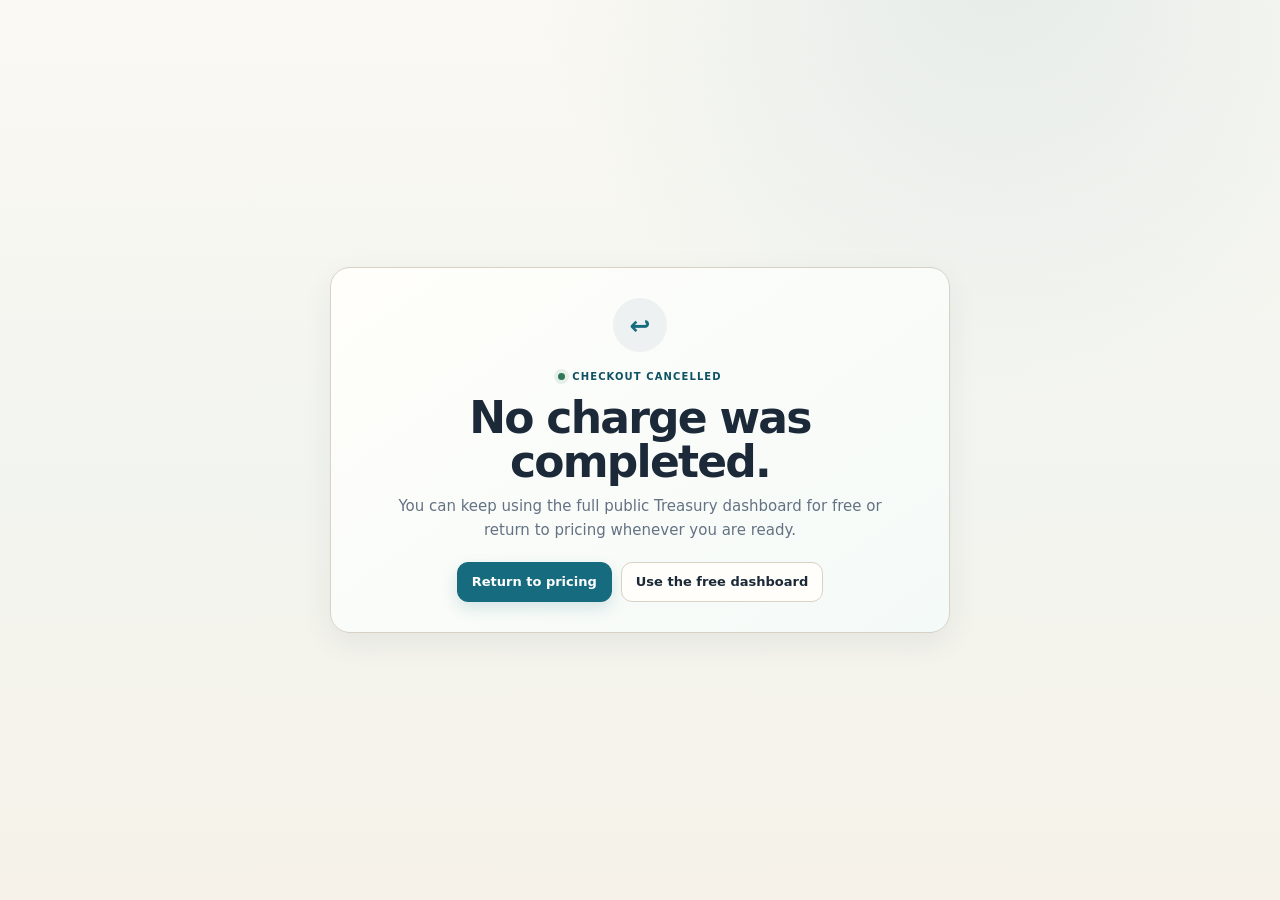
<file: checkout-cancelled.html>
<!doctype html>
<html lang="en">
<head>
  <meta charset="utf-8" />
  <meta name="viewport" content="width=device-width,initial-scale=1" />
  <meta name="theme-color" content="#f4f1e8" />
  <title>Checkout Cancelled | US Treasury Tracker</title>
  <meta name="robots" content="noindex,nofollow" />
  <link rel="stylesheet" href="styles.css" />
  <link rel="stylesheet" href="theme.css?v=20260915-treasury-paper" />
  <link rel="stylesheet" href="monetization.css?v=20260915-product" />
</head>
<body class="legal-page">
  <main class="shell checkout-state-shell">
    <section class="checkout-state-card">
      <div class="checkout-state-icon muted">↩</div>
      <div class="pricing-eyebrow">Checkout cancelled</div>
      <h1>No charge was completed.</h1>
      <p>You can keep using the full public Treasury dashboard for free or return to pricing whenever you are ready.</p>
      <div class="checkout-state-actions">
        <a class="pro-cta primary" href="./#pricing">Return to pricing</a>
        <a class="pro-cta secondary" href="./#dashboard">Use the free dashboard</a>
      </div>
    </section>
  </main>
</body>
</html>
</file>
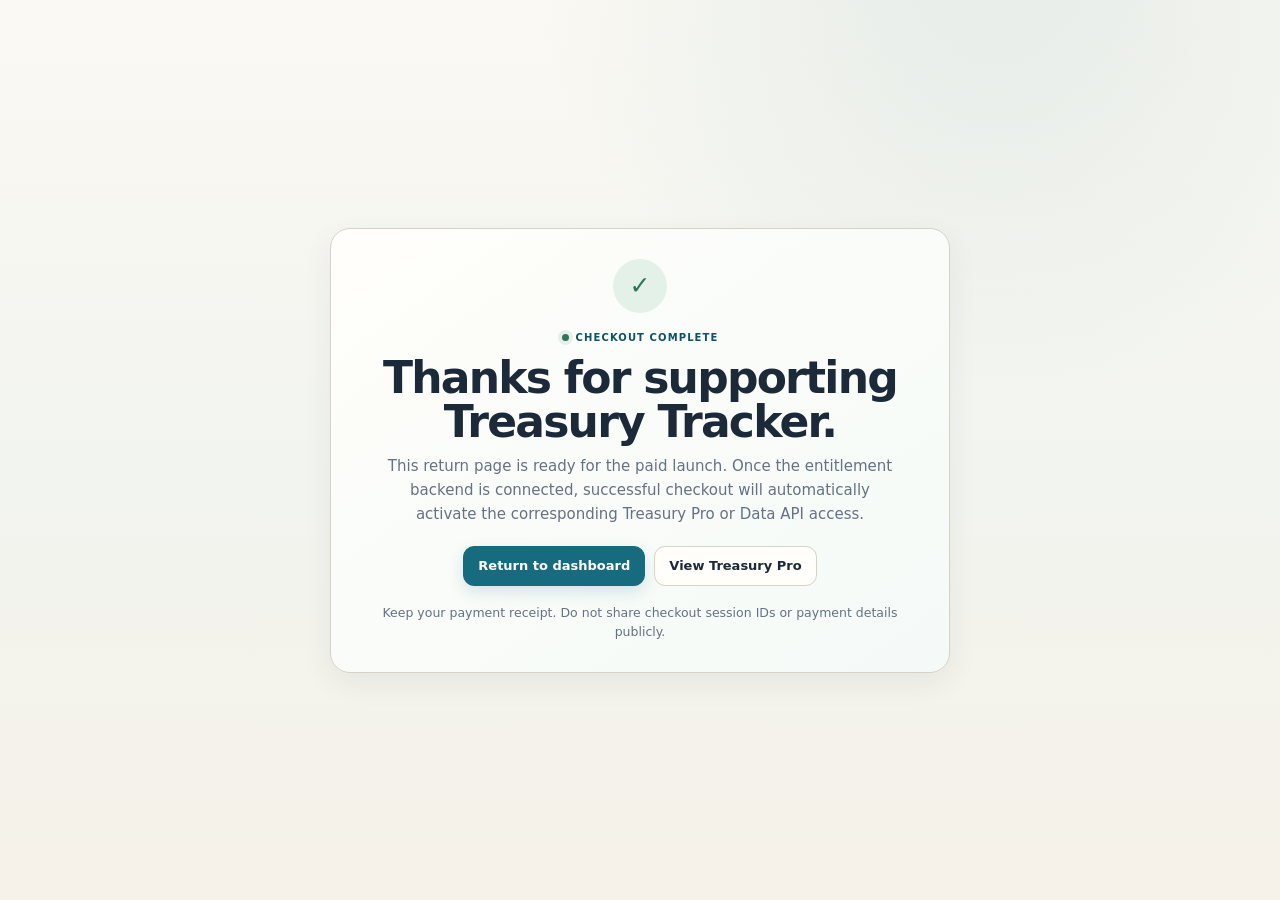
<file: checkout-success.html>
<!doctype html>
<html lang="en">
<head>
  <meta charset="utf-8" />
  <meta name="viewport" content="width=device-width,initial-scale=1" />
  <meta name="theme-color" content="#f4f1e8" />
  <title>Checkout Complete | US Treasury Tracker</title>
  <meta name="robots" content="noindex,nofollow" />
  <link rel="stylesheet" href="styles.css" />
  <link rel="stylesheet" href="theme.css?v=20260915-treasury-paper" />
  <link rel="stylesheet" href="monetization.css?v=20260915-product" />
</head>
<body class="legal-page">
  <main class="shell checkout-state-shell">
    <section class="checkout-state-card success">
      <div class="checkout-state-icon">✓</div>
      <div class="pricing-eyebrow">Checkout complete</div>
      <h1>Thanks for supporting Treasury Tracker.</h1>
      <p>This return page is ready for the paid launch. Once the entitlement backend is connected, successful checkout will automatically activate the corresponding Treasury Pro or Data API access.</p>
      <div class="checkout-state-actions">
        <a class="pro-cta primary" href="./#dashboard">Return to dashboard</a>
        <a class="pro-cta secondary" href="./#treasuryPro">View Treasury Pro</a>
      </div>
      <small>Keep your payment receipt. Do not share checkout session IDs or payment details publicly.</small>
    </section>
  </main>
</body>
</html>
</file>
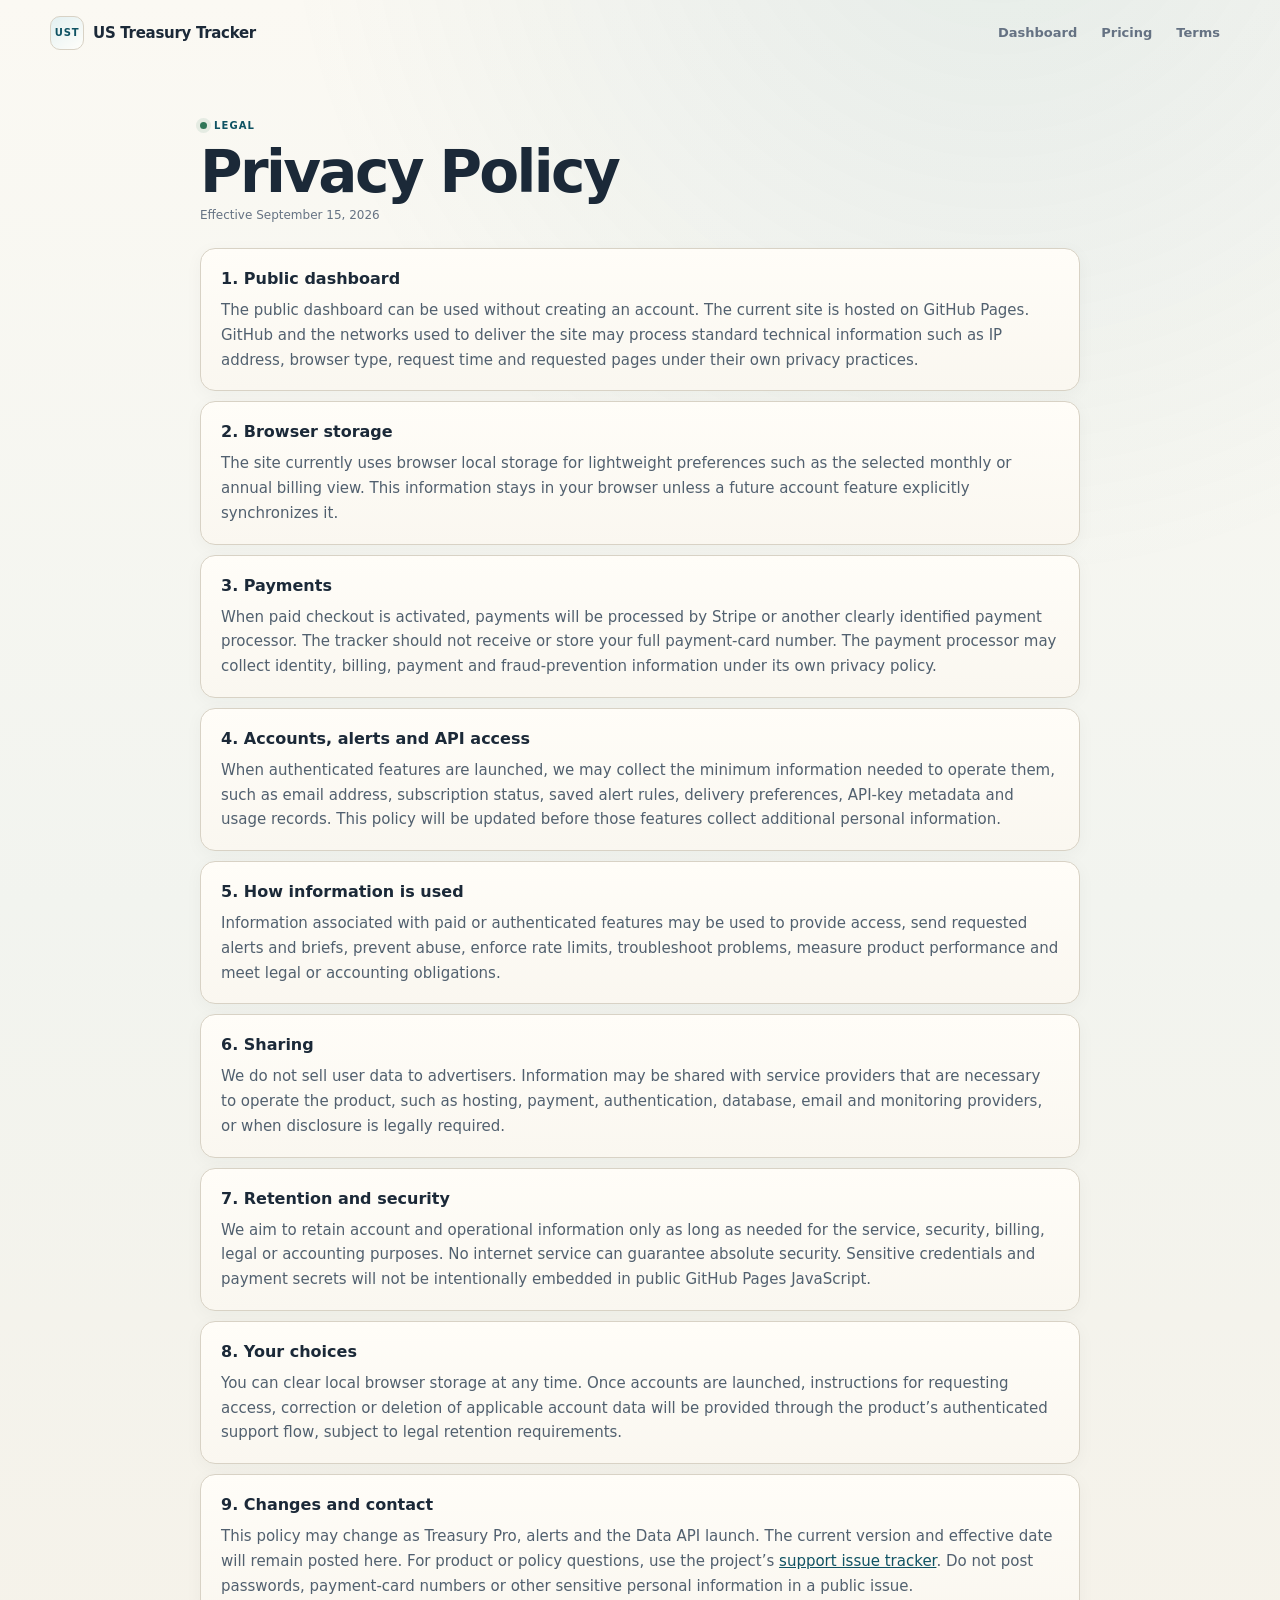
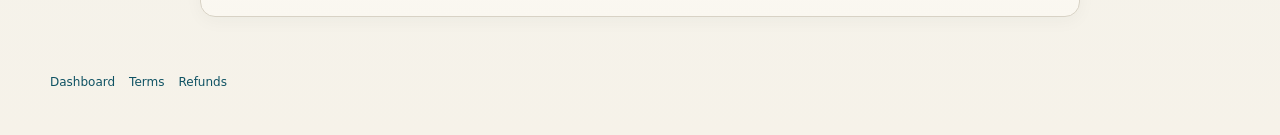
<file: privacy.html>
<!doctype html>
<html lang="en">
<head>
  <meta charset="utf-8" />
  <meta name="viewport" content="width=device-width,initial-scale=1" />
  <meta name="theme-color" content="#f4f1e8" />
  <title>Privacy Policy | US Treasury Tracker</title>
  <meta name="description" content="Privacy Policy for the US Treasury Tracker public dashboard, Treasury Pro and Data API." />
  <link rel="stylesheet" href="styles.css" />
  <link rel="stylesheet" href="theme.css?v=20260915-treasury-paper" />
  <link rel="stylesheet" href="monetization.css?v=20260915-product" />
</head>
<body class="legal-page">
  <nav class="product-nav shell" aria-label="Primary navigation">
    <a class="product-brand" href="./"><span class="product-mark">UST</span><span>US Treasury Tracker</span></a>
    <div class="product-links"><a href="./#dashboard">Dashboard</a><a href="./#pricing">Pricing</a><a href="terms.html">Terms</a></div>
  </nav>
  <main class="shell legal-shell">
    <div class="pricing-eyebrow">Legal</div>
    <h1>Privacy Policy</h1>
    <p class="legal-updated">Effective September 15, 2026</p>

    <section class="legal-card"><h2>1. Public dashboard</h2><p>The public dashboard can be used without creating an account. The current site is hosted on GitHub Pages. GitHub and the networks used to deliver the site may process standard technical information such as IP address, browser type, request time and requested pages under their own privacy practices.</p></section>

    <section class="legal-card"><h2>2. Browser storage</h2><p>The site currently uses browser local storage for lightweight preferences such as the selected monthly or annual billing view. This information stays in your browser unless a future account feature explicitly synchronizes it.</p></section>

    <section class="legal-card"><h2>3. Payments</h2><p>When paid checkout is activated, payments will be processed by Stripe or another clearly identified payment processor. The tracker should not receive or store your full payment-card number. The payment processor may collect identity, billing, payment and fraud-prevention information under its own privacy policy.</p></section>

    <section class="legal-card"><h2>4. Accounts, alerts and API access</h2><p>When authenticated features are launched, we may collect the minimum information needed to operate them, such as email address, subscription status, saved alert rules, delivery preferences, API-key metadata and usage records. This policy will be updated before those features collect additional personal information.</p></section>

    <section class="legal-card"><h2>5. How information is used</h2><p>Information associated with paid or authenticated features may be used to provide access, send requested alerts and briefs, prevent abuse, enforce rate limits, troubleshoot problems, measure product performance and meet legal or accounting obligations.</p></section>

    <section class="legal-card"><h2>6. Sharing</h2><p>We do not sell user data to advertisers. Information may be shared with service providers that are necessary to operate the product, such as hosting, payment, authentication, database, email and monitoring providers, or when disclosure is legally required.</p></section>

    <section class="legal-card"><h2>7. Retention and security</h2><p>We aim to retain account and operational information only as long as needed for the service, security, billing, legal or accounting purposes. No internet service can guarantee absolute security. Sensitive credentials and payment secrets will not be intentionally embedded in public GitHub Pages JavaScript.</p></section>

    <section class="legal-card"><h2>8. Your choices</h2><p>You can clear local browser storage at any time. Once accounts are launched, instructions for requesting access, correction or deletion of applicable account data will be provided through the product’s authenticated support flow, subject to legal retention requirements.</p></section>

    <section class="legal-card"><h2>9. Changes and contact</h2><p>This policy may change as Treasury Pro, alerts and the Data API launch. The current version and effective date will remain posted here. For product or policy questions, use the project’s <a href="https://github.com/Vasuki8/us-treasury-holder-tracker/issues">support issue tracker</a>. Do not post passwords, payment-card numbers or other sensitive personal information in a public issue.</p></section>
  </main>
  <footer class="shell footer legal-footer"><a href="./">Dashboard</a><a href="terms.html">Terms</a><a href="refunds.html">Refunds</a></footer>
</body>
</html>
</file>
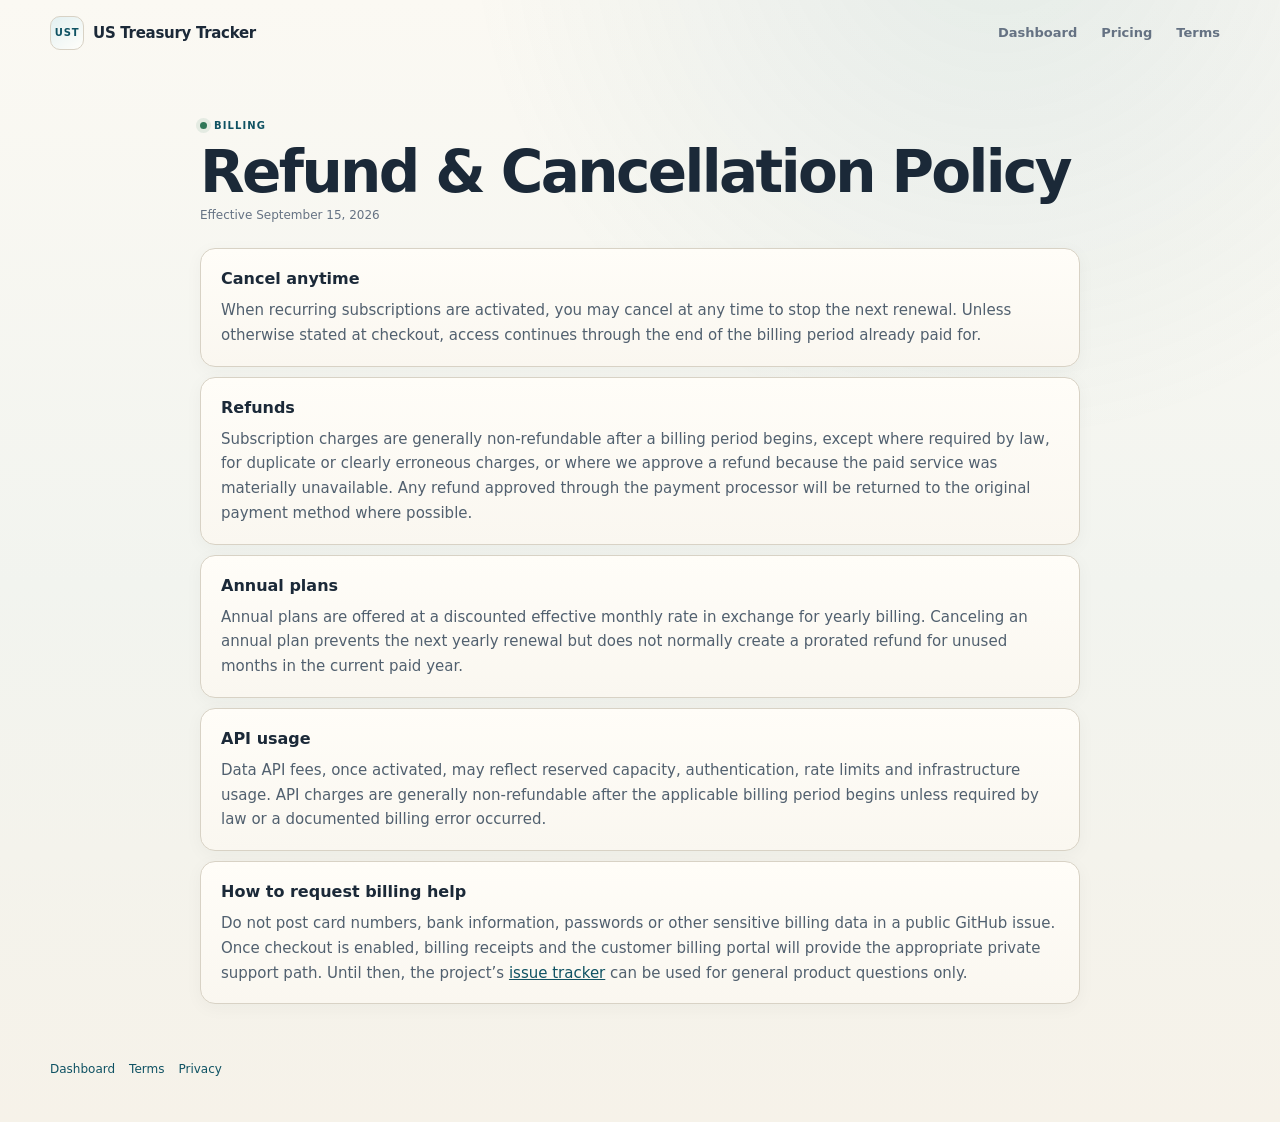
<file: refunds.html>
<!doctype html>
<html lang="en">
<head>
  <meta charset="utf-8" />
  <meta name="viewport" content="width=device-width,initial-scale=1" />
  <meta name="theme-color" content="#f4f1e8" />
  <title>Refund Policy | US Treasury Tracker</title>
  <meta name="description" content="Refund and cancellation policy for Treasury Pro and the US Treasury Tracker Data API." />
  <link rel="stylesheet" href="styles.css" />
  <link rel="stylesheet" href="theme.css?v=20260915-treasury-paper" />
  <link rel="stylesheet" href="monetization.css?v=20260915-product" />
</head>
<body class="legal-page">
  <nav class="product-nav shell" aria-label="Primary navigation">
    <a class="product-brand" href="./"><span class="product-mark">UST</span><span>US Treasury Tracker</span></a>
    <div class="product-links"><a href="./#dashboard">Dashboard</a><a href="./#pricing">Pricing</a><a href="terms.html">Terms</a></div>
  </nav>
  <main class="shell legal-shell">
    <div class="pricing-eyebrow">Billing</div>
    <h1>Refund & Cancellation Policy</h1>
    <p class="legal-updated">Effective September 15, 2026</p>

    <section class="legal-card"><h2>Cancel anytime</h2><p>When recurring subscriptions are activated, you may cancel at any time to stop the next renewal. Unless otherwise stated at checkout, access continues through the end of the billing period already paid for.</p></section>

    <section class="legal-card"><h2>Refunds</h2><p>Subscription charges are generally non-refundable after a billing period begins, except where required by law, for duplicate or clearly erroneous charges, or where we approve a refund because the paid service was materially unavailable. Any refund approved through the payment processor will be returned to the original payment method where possible.</p></section>

    <section class="legal-card"><h2>Annual plans</h2><p>Annual plans are offered at a discounted effective monthly rate in exchange for yearly billing. Canceling an annual plan prevents the next yearly renewal but does not normally create a prorated refund for unused months in the current paid year.</p></section>

    <section class="legal-card"><h2>API usage</h2><p>Data API fees, once activated, may reflect reserved capacity, authentication, rate limits and infrastructure usage. API charges are generally non-refundable after the applicable billing period begins unless required by law or a documented billing error occurred.</p></section>

    <section class="legal-card"><h2>How to request billing help</h2><p>Do not post card numbers, bank information, passwords or other sensitive billing data in a public GitHub issue. Once checkout is enabled, billing receipts and the customer billing portal will provide the appropriate private support path. Until then, the project’s <a href="https://github.com/Vasuki8/us-treasury-holder-tracker/issues">issue tracker</a> can be used for general product questions only.</p></section>
  </main>
  <footer class="shell footer legal-footer"><a href="./">Dashboard</a><a href="terms.html">Terms</a><a href="privacy.html">Privacy</a></footer>
</body>
</html>
</file>
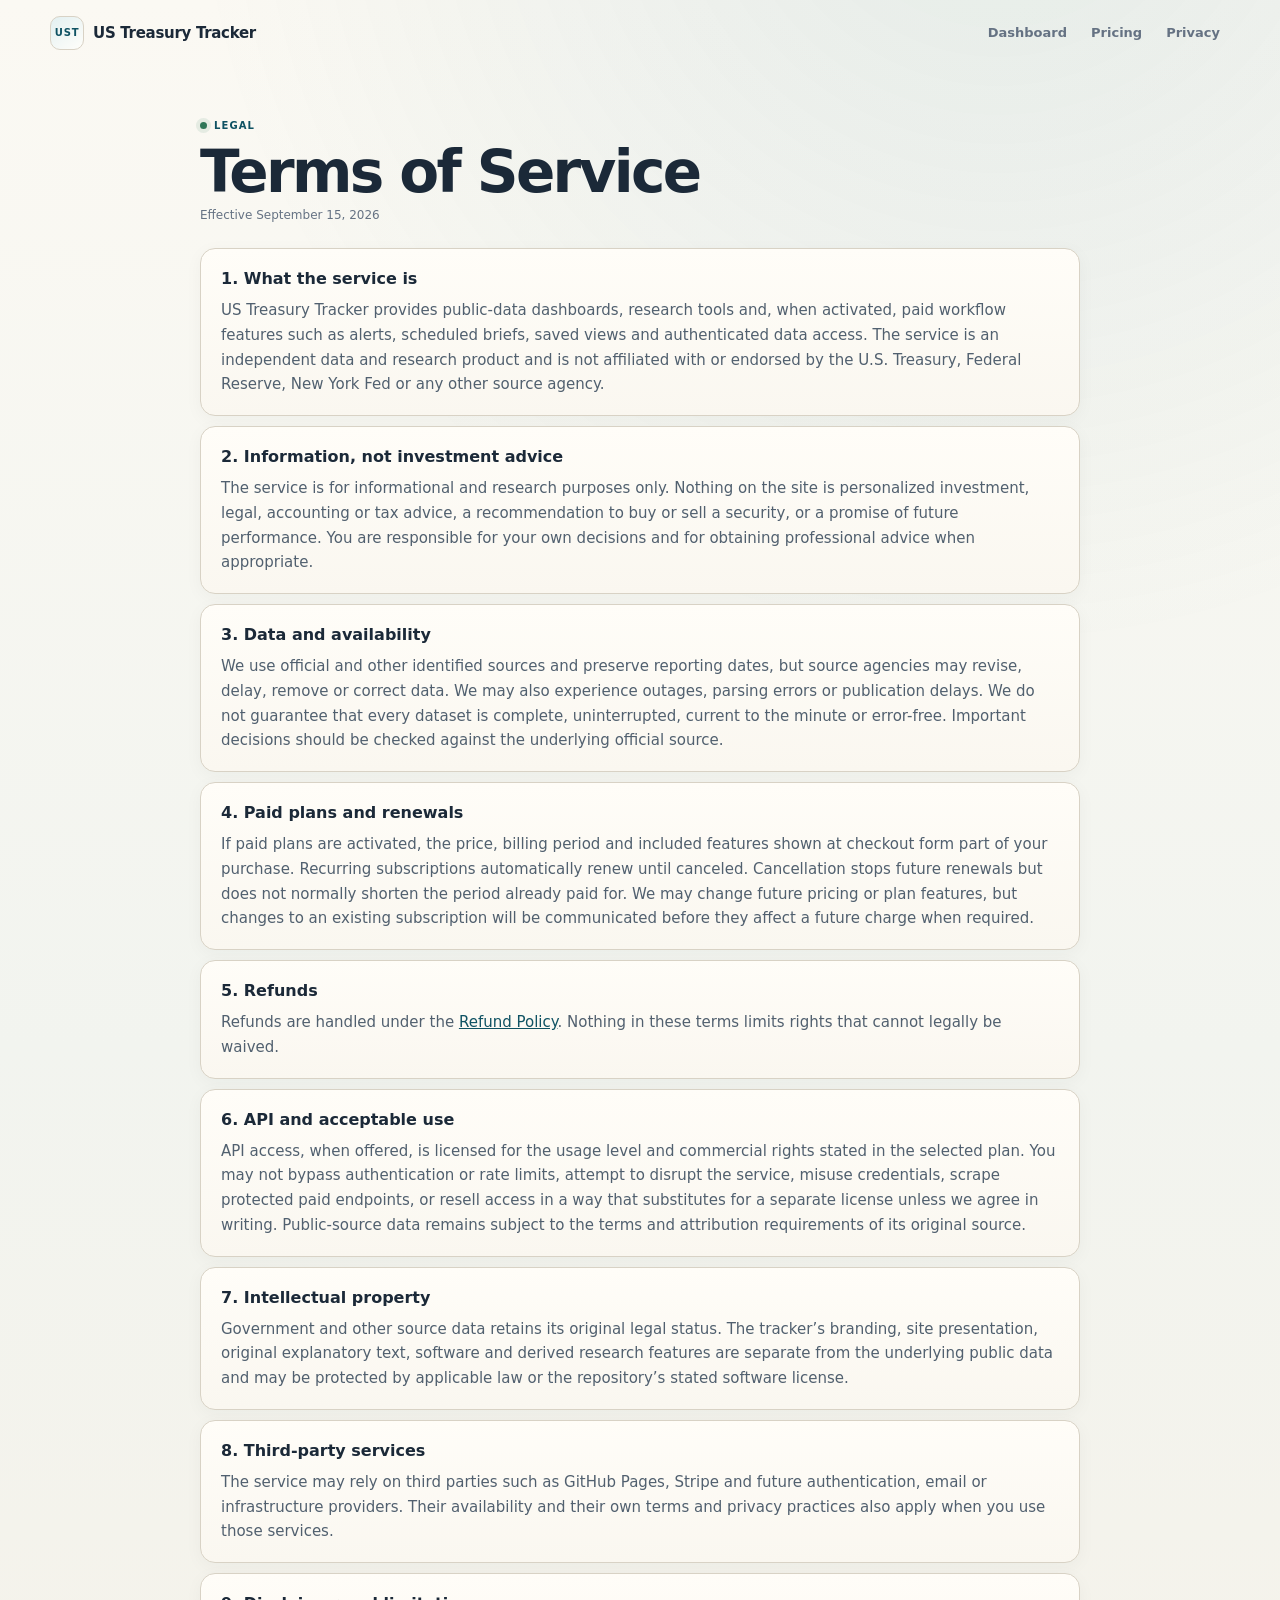
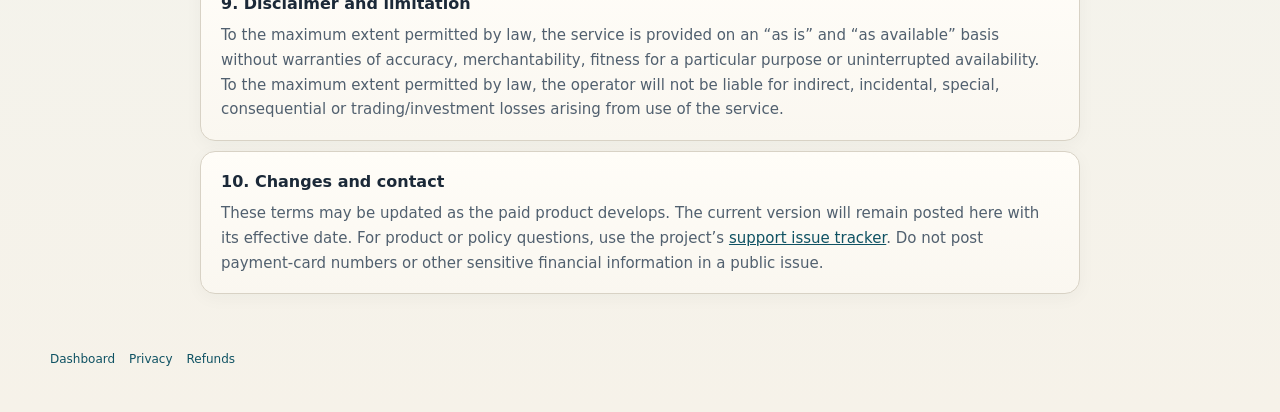
<file: terms.html>
<!doctype html>
<html lang="en">
<head>
  <meta charset="utf-8" />
  <meta name="viewport" content="width=device-width,initial-scale=1" />
  <meta name="theme-color" content="#f4f1e8" />
  <title>Terms of Service | US Treasury Tracker</title>
  <meta name="description" content="Terms of Service for the US Treasury Tracker public dashboard, Treasury Pro and Data API." />
  <link rel="stylesheet" href="styles.css" />
  <link rel="stylesheet" href="theme.css?v=20260915-treasury-paper" />
  <link rel="stylesheet" href="monetization.css?v=20260915-product" />
</head>
<body class="legal-page">
  <nav class="product-nav shell" aria-label="Primary navigation">
    <a class="product-brand" href="./"><span class="product-mark">UST</span><span>US Treasury Tracker</span></a>
    <div class="product-links"><a href="./#dashboard">Dashboard</a><a href="./#pricing">Pricing</a><a href="privacy.html">Privacy</a></div>
  </nav>
  <main class="shell legal-shell">
    <div class="pricing-eyebrow">Legal</div>
    <h1>Terms of Service</h1>
    <p class="legal-updated">Effective September 15, 2026</p>

    <section class="legal-card"><h2>1. What the service is</h2><p>US Treasury Tracker provides public-data dashboards, research tools and, when activated, paid workflow features such as alerts, scheduled briefs, saved views and authenticated data access. The service is an independent data and research product and is not affiliated with or endorsed by the U.S. Treasury, Federal Reserve, New York Fed or any other source agency.</p></section>

    <section class="legal-card"><h2>2. Information, not investment advice</h2><p>The service is for informational and research purposes only. Nothing on the site is personalized investment, legal, accounting or tax advice, a recommendation to buy or sell a security, or a promise of future performance. You are responsible for your own decisions and for obtaining professional advice when appropriate.</p></section>

    <section class="legal-card"><h2>3. Data and availability</h2><p>We use official and other identified sources and preserve reporting dates, but source agencies may revise, delay, remove or correct data. We may also experience outages, parsing errors or publication delays. We do not guarantee that every dataset is complete, uninterrupted, current to the minute or error-free. Important decisions should be checked against the underlying official source.</p></section>

    <section class="legal-card"><h2>4. Paid plans and renewals</h2><p>If paid plans are activated, the price, billing period and included features shown at checkout form part of your purchase. Recurring subscriptions automatically renew until canceled. Cancellation stops future renewals but does not normally shorten the period already paid for. We may change future pricing or plan features, but changes to an existing subscription will be communicated before they affect a future charge when required.</p></section>

    <section class="legal-card"><h2>5. Refunds</h2><p>Refunds are handled under the <a href="refunds.html">Refund Policy</a>. Nothing in these terms limits rights that cannot legally be waived.</p></section>

    <section class="legal-card"><h2>6. API and acceptable use</h2><p>API access, when offered, is licensed for the usage level and commercial rights stated in the selected plan. You may not bypass authentication or rate limits, attempt to disrupt the service, misuse credentials, scrape protected paid endpoints, or resell access in a way that substitutes for a separate license unless we agree in writing. Public-source data remains subject to the terms and attribution requirements of its original source.</p></section>

    <section class="legal-card"><h2>7. Intellectual property</h2><p>Government and other source data retains its original legal status. The tracker’s branding, site presentation, original explanatory text, software and derived research features are separate from the underlying public data and may be protected by applicable law or the repository’s stated software license.</p></section>

    <section class="legal-card"><h2>8. Third-party services</h2><p>The service may rely on third parties such as GitHub Pages, Stripe and future authentication, email or infrastructure providers. Their availability and their own terms and privacy practices also apply when you use those services.</p></section>

    <section class="legal-card"><h2>9. Disclaimer and limitation</h2><p>To the maximum extent permitted by law, the service is provided on an “as is” and “as available” basis without warranties of accuracy, merchantability, fitness for a particular purpose or uninterrupted availability. To the maximum extent permitted by law, the operator will not be liable for indirect, incidental, special, consequential or trading/investment losses arising from use of the service.</p></section>

    <section class="legal-card"><h2>10. Changes and contact</h2><p>These terms may be updated as the paid product develops. The current version will remain posted here with its effective date. For product or policy questions, use the project’s <a href="https://github.com/Vasuki8/us-treasury-holder-tracker/issues">support issue tracker</a>. Do not post payment-card numbers or other sensitive financial information in a public issue.</p></section>
  </main>
  <footer class="shell footer legal-footer"><a href="./">Dashboard</a><a href="privacy.html">Privacy</a><a href="refunds.html">Refunds</a></footer>
</body>
</html>
</file>
<file: styles.css>
:root{--bg:#08111f;--panel:#101b2d;--panel2:#0c1626;--line:#26354b;--text:#edf3fb;--muted:#96a6ba;--accent:#62a8ff;--good:#66d7a0;--bad:#ff7b8d;--warn:#f4c86a}
*{box-sizing:border-box}
html{scroll-behavior:smooth}
body{margin:0;background:radial-gradient(circle at 70% 0,#142641 0,#08111f 35%);color:var(--text);font:15px/1.5 Inter,ui-sans-serif,system-ui,-apple-system,Segoe UI,sans-serif}
.shell{width:min(1180px,calc(100% - 32px));margin:auto}
.hero{display:flex;justify-content:space-between;gap:24px;align-items:end;padding:30px 0 16px}
.hero-side{display:flex;flex-direction:column;align-items:flex-end;gap:9px;min-width:220px}
.eyebrow{font-size:11px;letter-spacing:.16em;color:var(--accent);font-weight:800}
h1{font-size:clamp(34px,5vw,58px);line-height:1;margin:10px 0 11px;letter-spacing:-.04em}
h2{margin:0;font-size:20px}
.lede,.panel-head p{color:var(--muted);margin:7px 0 0}
.lede{max-width:720px;font-size:14px;line-height:1.55}
.status{padding:8px 11px;border:1px solid var(--line);border-radius:999px;background:#0b1728;color:var(--muted);white-space:nowrap;font-size:12px}
.download-row{display:flex;gap:7px;flex-wrap:wrap;justify-content:flex-end}
button{background:#0d1b2e;border:1px solid var(--line);color:var(--text);border-radius:10px;padding:8px 11px;cursor:pointer;font:inherit}
button:hover{border-color:var(--accent)}
.cards{display:grid;grid-template-columns:repeat(4,minmax(0,1fr));gap:12px;margin:8px 0 14px}
.card,.panel,.note{background:linear-gradient(180deg,var(--panel),var(--panel2));border:1px solid var(--line);border-radius:17px}
.card{padding:16px 18px;min-height:112px}
.card .kicker{color:var(--muted);font-size:11px}
.card .value{font-size:clamp(24px,2.4vw,32px);font-weight:800;margin:6px 0 2px;letter-spacing:-.03em}
.card .meta{color:var(--muted);font-size:11px;line-height:1.35}
.panel{padding:20px;margin:13px 0}
.panel-head{display:flex;justify-content:space-between;gap:18px;align-items:center;margin-bottom:15px}
.panel-head p{max-width:720px;font-size:13px}
.panel input,.panel select{background:#081321;border:1px solid var(--line);border-radius:10px;color:var(--text);padding:9px 11px;min-width:220px;font:inherit}
.panel select{cursor:pointer}
.grid-2{display:grid;grid-template-columns:1fr 1fr;gap:20px}
.chart-wrap{position:relative;min-height:315px}
.chart-wrap.compact{min-height:270px}
.table-wrap{overflow:auto;border:1px solid var(--line);border-radius:12px}
.table-tall{max-height:390px}
table{width:100%;border-collapse:collapse}
th,td{padding:10px 11px;border-bottom:1px solid var(--line);text-align:left;white-space:nowrap}
th{position:sticky;top:0;background:#111d30;color:var(--muted);font-size:11px;text-transform:uppercase;letter-spacing:.05em;z-index:1}
td:nth-child(n+2),th:nth-child(n+2){text-align:right}
td:first-child,th:first-child{text-align:left}
.up{color:var(--good)}.down{color:var(--bad)}
.note{padding:14px;color:var(--muted)}
.inline-note{margin:14px 0 0;border-radius:12px;padding:11px 13px;font-size:12px}
.data-discipline{margin:14px 0 4px}
.footer{padding:22px 0 44px;color:var(--muted);font-size:12px}
.empty-state{color:var(--muted);text-align:center;padding:22px;border:1px dashed var(--line);border-radius:12px}
.phase-chip{border:1px solid var(--line);border-radius:999px;padding:6px 9px;color:var(--accent);font-size:9px;font-weight:800;letter-spacing:.08em;white-space:nowrap}
.ownership-brief-panel{border-color:color-mix(in srgb,var(--accent) 35%,var(--line))}
.insight-grid{display:grid;grid-template-columns:repeat(3,minmax(0,1fr));gap:11px}
.insight-card{background:#091524;border:1px solid var(--line);border-radius:14px;padding:14px;min-width:0}
.insight-card.negative{border-color:color-mix(in srgb,var(--bad) 35%,var(--line))}.insight-card.positive{border-color:color-mix(in srgb,var(--good) 35%,var(--line))}.insight-card.attention{border-color:color-mix(in srgb,var(--warn) 35%,var(--line))}
.insight-top{display:flex;justify-content:space-between;gap:12px;align-items:center}.insight-top>span:first-child{color:var(--accent);font-size:9px;font-weight:800;text-transform:uppercase;letter-spacing:.08em}.insight-state{font-size:9px;color:var(--muted);text-transform:uppercase;letter-spacing:.08em}.insight-card>strong{display:block;font-size:16px;line-height:1.35;margin-top:9px}.insight-card p{margin:8px 0;color:var(--text);line-height:1.5}.insight-card small{display:block;color:var(--muted);line-height:1.45}
.market-structure-panel{border-color:color-mix(in srgb,var(--accent) 32%,var(--line))}.structure-state{border:1px solid var(--line);border-radius:999px;padding:6px 10px;font-size:10px;font-weight:800;text-transform:uppercase;letter-spacing:.07em}.structure-state.supportive-mix{color:var(--good)}.structure-state.cautious-mix{color:var(--bad)}.structure-state.mixed-structure{color:var(--warn)}
.structure-grid{display:grid;grid-template-columns:repeat(4,minmax(0,1fr));gap:10px}.structure-card{display:block;background:#091524;border:1px solid var(--line);border-radius:14px;padding:13px;color:var(--text);min-width:0}.structure-card.supportive{border-color:color-mix(in srgb,var(--good) 28%,var(--line))}.structure-card.cautious{border-color:color-mix(in srgb,var(--bad) 28%,var(--line))}.structure-card-top{display:flex;justify-content:space-between;gap:10px;align-items:flex-start;color:var(--muted);font-size:10px}.structure-dot{width:8px;height:8px;border-radius:50%;background:var(--muted);margin-top:4px;flex:0 0 auto}.structure-card.supportive .structure-dot{background:var(--good)}.structure-card.cautious .structure-dot{background:var(--bad)}.structure-card.neutral .structure-dot{background:var(--warn)}.structure-card>strong{display:block;font-size:22px;margin-top:9px;letter-spacing:-.03em}.structure-card>em{display:block;margin-top:2px;color:var(--accent);font-size:11px;font-style:normal;font-weight:750}.structure-card p{margin:8px 0;color:var(--text);font-size:12px;line-height:1.45}.structure-card small{display:block;color:var(--muted);font-size:10px}
@media(max-width:1050px){.structure-grid{grid-template-columns:repeat(2,minmax(0,1fr))}.insight-grid{grid-template-columns:1fr 1fr}}
@media(max-width:900px){.cards{grid-template-columns:repeat(2,minmax(0,1fr))}.grid-2{grid-template-columns:1fr}}
@media(max-width:700px){.shell{width:min(100% - 20px,1180px)}.hero{align-items:flex-start;flex-direction:column;padding-top:20px}.hero-side{align-items:flex-start}.download-row{justify-content:flex-start}.insight-grid{grid-template-columns:1fr}.panel-head{align-items:stretch;flex-direction:column}.panel input,.panel select{min-width:0;width:100%}.chart-wrap{min-height:280px}}
@media(max-width:560px){.cards,.structure-grid{grid-template-columns:1fr}.panel{padding:15px;margin-block:9px}.card{min-height:96px;padding:13px}}
</file>
<file: theme.css>
/* Treasury Paper: light institutional theme shared across the full dashboard. */
:root{
  color-scheme:light;
  --bg:#f4f1e8;
  --panel:#fffdf8;
  --panel2:#faf7f0;
  --surface:#ffffff;
  --surface-muted:#f7f4ec;
  --surface-strong:#edf3f2;
  --line:#d8d2c5;
  --line-strong:#c7c0b2;
  --text:#1b2938;
  --muted:#657283;
  --accent:#176b7e;
  --accent-strong:#0f5263;
  --accent-soft:#e3f0f1;
  --good:#2f7657;
  --bad:#aa4652;
  --warn:#9a6a20;
  --grid:rgba(55,74,89,.11);
  --shadow:0 10px 30px rgba(35,47,58,.065);
}

html{background:var(--bg)}
body{
  background:
    radial-gradient(circle at 78% -8%,rgba(45,123,137,.11) 0,rgba(45,123,137,0) 34%),
    linear-gradient(180deg,#fbf9f3 0%,#f2f4ef 52%,#f6f2e9 100%);
  color:var(--text);
}
::selection{background:#cfe5e7;color:#153947}

h1,h2,h3,h4,strong{color:var(--text)}
.eyebrow{color:var(--accent-strong)}
.lede,.panel-head p,.footer,.note,.empty-state{color:var(--muted)}

.status{
  background:rgba(255,255,255,.82);
  border-color:var(--line);
  color:var(--muted);
  box-shadow:0 3px 12px rgba(35,47,58,.04);
}

button,
.panel input,
.panel select{
  background:#fffefa;
  border-color:var(--line);
  color:var(--text);
  box-shadow:0 1px 2px rgba(35,47,58,.025);
}
button:hover,
button:focus-visible,
.panel input:focus-visible,
.panel select:focus-visible{
  border-color:var(--accent);
  background:var(--accent-soft);
}
button:focus-visible,
input:focus-visible,
select:focus-visible{
  outline:3px solid rgba(23,107,126,.16);
  outline-offset:2px;
}

.card,.panel,.note{
  background:linear-gradient(180deg,var(--panel),var(--panel2));
  border-color:var(--line);
  box-shadow:var(--shadow);
}
.card .kicker,.card .meta{color:var(--muted)}
.card .value{color:#173349}
.panel{box-shadow:0 8px 28px rgba(35,47,58,.055)}
.inline-note{background:#faf8f2}
.phase-chip{color:var(--accent-strong);background:#f4faf9;border-color:#c8dcdd}

.table-wrap{background:rgba(255,255,255,.72);border-color:var(--line)}
th{background:#f1eee5;color:#596879;border-color:var(--line)}
td{color:var(--text);border-color:#e5dfd3}
tbody tr:hover td{background:#f3f8f7}
.up{color:var(--good)}
.down{color:var(--bad)}

/* Shared cards and sub-panels. */
.all-time-stat,
.maturity-card,
.maturity-type,
.funding-card,
.dealer-stat,
.insight-card,
.insight-subpanel,
.funding-subpanel,
.structure-card{
  background:var(--surface);
  border-color:var(--line);
  color:var(--text);
  box-shadow:0 2px 10px rgba(35,47,58,.035);
}
.all-time-stat-featured{
  background:linear-gradient(145deg,#eaf4f3 0%,#fffdf8 68%);
  border-color:#bdd8d9;
}
.all-time-stat-featured .all-time-value-row small,
.institution-meta span{
  background:#e9f4f3;
  border-color:#bfd9da;
  color:var(--accent-strong);
}
.maturity-card span,.maturity-type span,
.funding-card span,.dealer-stat span,.insight-card span{color:#687687}
.funding-card strong,.dealer-stat strong,.insight-card strong,.institution-meta strong{color:var(--text)}
.funding-card small,.dealer-stat small,.insight-card small{color:var(--muted)}
.funding-subhead h3,.insight-subhead h3{color:#283a4b}
.funding-subhead p,.insight-subhead p{color:var(--muted)}

/* Range selectors: one visual language across every panel. */
.all-time-range button,
.maturity-range button,
.funding-range button,
.dealer-range button,
.insight-range button,
.institution-range button,
.country-range button,
.country-trend-range button,
.country-series-toggle button{
  background:#fffefa;
  border-color:var(--line);
  color:#607081;
}
.all-time-range button:hover,
.maturity-range button:hover,
.funding-range button:hover,
.dealer-range button:hover,
.insight-range button:hover,
.institution-range button:hover,
.country-range button:hover,
.country-trend-range button:hover,
.country-series-toggle button:hover{
  background:#eef6f5;
  border-color:#a8c9cc;
  color:var(--accent-strong);
}
.all-time-range button.active,
.maturity-range button.active,
.funding-range button.active,
.dealer-range button.active,
.insight-range button.active,
.institution-range button.active,
.country-range button.active,
.country-trend-range button.active,
.country-series-toggle button.active{
  background:#deeeee;
  border-color:#8fbcc0;
  color:#0e5363;
  box-shadow:inset 0 0 0 1px rgba(23,107,126,.05);
}

/* Legacy research-card classes still appear in shared styles; keep them coherent if reused. */
.insight-card p,.structure-card p{color:var(--text)}
.insight-card small,.structure-card small,.structure-card-top{color:var(--muted)}
.insight-top>span:first-child,.structure-card>em{color:var(--accent-strong)}
.structure-dot{background:#80909e}
.structure-card.supportive .structure-dot{background:var(--good)}
.structure-card.cautious .structure-dot{background:var(--bad)}
.structure-card.neutral .structure-dot{background:var(--warn)}

/* Country-history drawer: light surface rather than a dark modal inside a light site. */
body.ux5-core #foreignTable tr:hover td:first-child{color:var(--accent-strong)}
.country-history-backdrop{background:rgba(28,39,48,.28);backdrop-filter:blur(4px)}
.country-history-drawer{
  background:linear-gradient(180deg,#fffefb,#f7f4ec);
  border-color:var(--line-strong);
  box-shadow:0 28px 80px rgba(34,46,57,.20);
  color:var(--text);
}
.country-history-head{border-bottom-color:#e5dfd4}
.country-history-head span{color:var(--accent-strong)}
.country-history-head h3{color:var(--text)}
.country-history-head small{color:var(--muted)}
.country-history-close{
  border-color:var(--line);
  background:#fff;
  color:#5b6b7a;
}
.country-history-close:hover{background:var(--accent-soft);color:var(--accent-strong)}
.country-history-metric{
  border-color:var(--line);
  background:#fffefa;
}
.country-history-metric span{color:#6c7987}
.country-history-metric strong{color:var(--text)}
.country-history-metric.good strong{color:var(--good)}
.country-history-metric.bad strong{color:var(--bad)}
.country-series-toggle,.country-range{
  border-color:var(--line);
  background:#f4f1e9;
}
.country-history-chart-head strong{color:var(--text)}
.country-history-note{color:var(--muted)}

/* Improve subtle panel separation without turning the page dark again. */
.all-time-panel,.institution-panel,.ownership-share-panel,.yield-curve-panel{border-color:#c6d9d9}
.maturity-panel{border-color:#ddcfad}
.funding-panel,.dealer-panel,.auction-demand-panel,.auction-yield-panel,.debt-cost-panel{border-color:#d6d8d2}

/* Scrollbars follow the paper palette. */
*{scrollbar-color:#b7c1c3 #eeeae1}
*::-webkit-scrollbar{width:10px;height:10px}
*::-webkit-scrollbar-track{background:#eeeae1}
*::-webkit-scrollbar-thumb{background:#b7c1c3;border:2px solid #eeeae1;border-radius:999px}
*::-webkit-scrollbar-thumb:hover{background:#99aaad}
</file>
<file: monetization.css>
/* Treasury Pro monetization layer. Uses the shared Treasury Paper palette. */
.product-nav{
  display:flex;
  align-items:center;
  justify-content:space-between;
  gap:18px;
  padding:15px 0 2px;
}
.product-brand{
  display:flex;
  align-items:center;
  gap:9px;
  color:var(--text);
  text-decoration:none;
  font-weight:800;
  letter-spacing:-.02em;
}
.product-mark{
  display:grid;
  place-items:center;
  width:34px;
  height:34px;
  border:1px solid var(--line);
  border-radius:10px;
  background:linear-gradient(145deg,var(--accent-soft),#fffefa);
  color:var(--accent-strong,var(--accent));
  font-size:10px;
  letter-spacing:.08em;
}
.product-links{display:flex;align-items:center;gap:4px}
.product-links a{
  color:var(--muted);
  text-decoration:none;
  padding:8px 10px;
  border-radius:9px;
  font-size:13px;
  font-weight:650;
}
.product-links a:hover{background:var(--accent-soft);color:var(--accent-strong,var(--accent))}
.pro-nav-cta,
.hero-cta-primary,
.hero-cta-secondary,
.pro-cta,
.pricing-cta{
  display:inline-flex;
  align-items:center;
  justify-content:center;
  gap:7px;
  border-radius:11px;
  min-height:40px;
  padding:9px 14px;
  text-decoration:none;
  font-weight:750;
  font-size:13px;
  cursor:pointer;
}
.pro-nav-cta,
.hero-cta-primary,
.pro-cta.primary,
.pricing-card.featured .pricing-cta{
  background:var(--accent);
  border:1px solid var(--accent);
  color:#fff;
  box-shadow:0 6px 16px rgba(23,107,126,.16);
}
.pro-nav-cta:hover,
.hero-cta-primary:hover,
.pro-cta.primary:hover,
.pricing-card.featured .pricing-cta:hover{
  background:var(--accent-strong,var(--accent));
  border-color:var(--accent-strong,var(--accent));
}
.hero-cta-secondary,
.pro-cta.secondary,
.pricing-cta{
  background:#fffefa;
  border:1px solid var(--line);
  color:var(--text);
}
.hero-cta-secondary:hover,
.pro-cta.secondary:hover,
.pricing-cta:hover{background:var(--accent-soft);border-color:#a8c9cc;color:var(--accent-strong,var(--accent))}
.hero-actions{display:flex;gap:9px;flex-wrap:wrap;margin-top:16px}

.pro-panel{
  position:relative;
  overflow:hidden;
  margin:16px 0 18px;
  padding:24px;
  border:1px solid #b9d2d3;
  border-radius:20px;
  background:
    radial-gradient(circle at 94% 0,rgba(23,107,126,.13),transparent 34%),
    linear-gradient(145deg,#fffefa 0%,#f4faf8 62%,#eef5f2 100%);
  box-shadow:0 10px 30px rgba(35,47,58,.06);
}
.pro-panel::after{
  content:"PRO";
  position:absolute;
  right:18px;
  top:-19px;
  font-size:108px;
  line-height:1;
  font-weight:900;
  letter-spacing:-.09em;
  color:rgba(23,107,126,.035);
  pointer-events:none;
}
.pro-top{
  position:relative;
  z-index:1;
  display:grid;
  grid-template-columns:minmax(0,1.15fr) minmax(340px,.85fr);
  gap:28px;
  align-items:start;
}
.pro-label,
.pricing-eyebrow{
  display:inline-flex;
  align-items:center;
  gap:7px;
  color:var(--accent-strong,var(--accent));
  font-size:10px;
  font-weight:850;
  letter-spacing:.11em;
  text-transform:uppercase;
}
.pro-label::before,.pricing-eyebrow::before{
  content:"";
  width:7px;
  height:7px;
  border-radius:50%;
  background:var(--good);
  box-shadow:0 0 0 4px rgba(47,118,87,.10);
}
.pro-copy h2{
  margin:8px 0 10px;
  max-width:650px;
  font-size:clamp(25px,3vw,38px);
  line-height:1.08;
  letter-spacing:-.035em;
}
.pro-copy p{margin:0;max-width:680px;color:var(--muted);font-size:14px;line-height:1.6}
.pro-actions{display:flex;gap:9px;flex-wrap:wrap;margin-top:17px}
.pro-trust{margin-top:10px;color:var(--muted);font-size:11px}

.pro-snapshot{
  position:relative;
  z-index:1;
  padding:16px;
  border:1px solid var(--line);
  border-radius:16px;
  background:rgba(255,255,255,.78);
  box-shadow:0 3px 14px rgba(35,47,58,.04);
}
.pro-snapshot-head{display:flex;justify-content:space-between;gap:14px;align-items:flex-start;margin-bottom:11px}
.pro-snapshot-head strong{font-size:13px}
.pro-snapshot-head span{color:var(--muted);font-size:10px;text-align:right}
.pro-signal-grid{display:grid;grid-template-columns:1fr 1fr;gap:8px}
.pro-signal{
  padding:11px;
  border:1px solid #e2ddd2;
  border-radius:12px;
  background:#fffefa;
}
.pro-signal span{display:block;color:var(--muted);font-size:9px;text-transform:uppercase;letter-spacing:.06em}
.pro-signal strong{display:block;margin-top:4px;font-size:18px;letter-spacing:-.025em}
.pro-signal small{display:block;margin-top:2px;color:var(--muted);font-size:9px;line-height:1.35}

.pro-capabilities{
  position:relative;
  z-index:1;
  display:grid;
  grid-template-columns:repeat(4,minmax(0,1fr));
  gap:10px;
  margin-top:18px;
}
.pro-capability{
  padding:14px;
  border:1px solid var(--line);
  border-radius:14px;
  background:rgba(255,255,255,.72);
}
.pro-capability-icon{
  width:32px;
  height:32px;
  display:grid;
  place-items:center;
  margin-bottom:10px;
  border-radius:10px;
  background:var(--accent-soft);
  color:var(--accent-strong,var(--accent));
  font-weight:900;
  font-size:12px;
}
.pro-capability strong{display:block;font-size:13px}
.pro-capability p{margin:5px 0 0;color:var(--muted);font-size:11px;line-height:1.45}
.pro-lock{display:inline-flex;margin-top:9px;color:var(--accent-strong,var(--accent));font-size:9px;font-weight:800;text-transform:uppercase;letter-spacing:.07em}

.alert-examples{
  margin-top:12px;
  padding:14px;
  border:1px dashed #bfd2d2;
  border-radius:14px;
  background:#f8fbf9;
}
.alert-examples-head{display:flex;justify-content:space-between;gap:12px;align-items:center;margin-bottom:9px}
.alert-examples-head strong{font-size:12px}
.alert-examples-head span{color:var(--muted);font-size:10px}
.alert-chip-row{display:flex;gap:7px;flex-wrap:wrap}
.alert-chip{
  padding:7px 9px;
  border:1px solid #d4e1df;
  border-radius:999px;
  background:#fff;
  color:#4f6570;
  font-size:10px;
}

.alert-builder{
  position:relative;
  z-index:1;
  margin-top:12px;
  padding:16px;
  border:1px solid #bfd5d5;
  border-radius:15px;
  background:rgba(255,255,255,.78);
}
.alert-builder-head{display:flex;justify-content:space-between;gap:18px;align-items:flex-start}
.alert-builder-head h3{margin:5px 0 4px;font-size:17px;letter-spacing:-.02em}
.alert-builder-head p{margin:0;max-width:760px;color:var(--muted);font-size:11px;line-height:1.5}
.alert-preview-badge{padding:6px 9px;border:1px solid #d7cfb8;border-radius:999px;background:#fff9e8;color:#876321;font-size:9px;font-weight:800;text-transform:uppercase;letter-spacing:.06em;white-space:nowrap}
.alert-builder-grid{display:grid;grid-template-columns:1.4fr 1fr .85fr .9fr;gap:9px;margin-top:14px;align-items:end}
.alert-builder-grid label{display:grid;gap:5px;min-width:0}
.alert-builder-grid label>span,.alert-current>span{color:var(--muted);font-size:9px;font-weight:800;text-transform:uppercase;letter-spacing:.06em}
.alert-builder-grid select,.alert-builder-grid input{width:100%;min-width:0;background:#fffefa;border:1px solid var(--line);border-radius:10px;color:var(--text);padding:9px 10px;font:inherit;font-size:12px}
.alert-current{display:grid;gap:4px;min-height:42px;padding:8px 10px;border:1px solid var(--line);border-radius:10px;background:#f7faf8}
.alert-current strong{font-size:17px;letter-spacing:-.02em}
.alert-preview-result{display:flex;justify-content:space-between;gap:18px;align-items:center;margin-top:10px;padding-top:11px;border-top:1px solid #e4e0d6}
.alert-preview-result strong{font-size:13px}
.alert-preview-result strong.triggered{color:var(--warn)}
.alert-preview-result strong.quiet{color:var(--good)}
.alert-preview-result p{margin:3px 0 0;color:var(--muted);font-size:10px;line-height:1.4}

.alert-engine-preview{
  margin-top:13px;
  padding-top:13px;
  border-top:1px solid #e4e0d6;
}
.alert-engine-loading{
  padding:11px 12px;
  border:1px dashed #c9d8d6;
  border-radius:11px;
  background:#f8fbf9;
  color:var(--muted);
  font-size:10px;
}
.alert-engine-head{display:flex;justify-content:space-between;gap:16px;align-items:flex-start}
.alert-engine-head h4{margin:4px 0 3px;font-size:14px;letter-spacing:-.015em}
.alert-engine-head p{margin:0;max-width:760px;color:var(--muted);font-size:10px;line-height:1.45}
.alert-engine-version{
  padding:5px 8px;
  border:1px solid #c6d8d7;
  border-radius:999px;
  background:#edf6f4;
  color:var(--accent-strong,var(--accent));
  font-size:9px;
  font-weight:800;
  white-space:nowrap;
}
.alert-engine-rules{display:grid;grid-template-columns:repeat(3,minmax(0,1fr));gap:8px;margin-top:11px}
.alert-engine-rule{
  min-width:0;
  padding:10px 11px;
  border:1px solid var(--line);
  border-radius:11px;
  background:#fffefa;
}
.alert-engine-rule.triggered{border-color:#d7bf8a;background:#fffaf0}
.alert-engine-rule.quiet{border-color:#bfd7c8;background:#f8fcf9}
.alert-engine-rule.unavailable{border-style:dashed;background:#faf9f5}
.alert-engine-rule-top{display:flex;justify-content:space-between;gap:8px;align-items:flex-start}
.alert-engine-rule-top strong{font-size:10px;line-height:1.35}
.alert-engine-rule-top span{
  flex:0 0 auto;
  padding:3px 6px;
  border-radius:999px;
  background:#eef1ef;
  color:var(--muted);
  font-size:8px;
  font-weight:850;
  text-transform:uppercase;
  letter-spacing:.05em;
}
.alert-engine-rule.triggered .alert-engine-rule-top span{background:#fff0cb;color:#825c13}
.alert-engine-rule.quiet .alert-engine-rule-top span{background:#e6f3e9;color:var(--good)}
.alert-engine-rule p{margin:6px 0 3px;color:#475765;font-size:9px;line-height:1.4}
.alert-engine-rule small{display:block;color:var(--muted);font-size:8px;line-height:1.4;overflow-wrap:anywhere}
.alert-engine-note{margin:9px 0 0;color:var(--muted);font-size:9px;line-height:1.45}

.daily-brief-preview{
  position:relative;
  z-index:1;
  margin-top:12px;
  padding:17px;
  border:1px solid #c9d7cf;
  border-radius:15px;
  background:linear-gradient(180deg,#fffefa,#f7faf6);
}
.daily-brief-head{display:flex;justify-content:space-between;gap:18px;align-items:flex-start}
.daily-brief-head h3{margin:4px 0 4px;font-size:18px;letter-spacing:-.02em}
.daily-brief-head p{margin:0;max-width:760px;color:var(--muted);font-size:11px;line-height:1.5}
.brief-delivery-badge{
  padding:6px 9px;
  border:1px solid #bfd7c8;
  border-radius:999px;
  background:#edf7f0;
  color:var(--good);
  font-size:9px;
  font-weight:850;
  text-transform:uppercase;
  letter-spacing:.06em;
  white-space:nowrap;
}
.daily-brief-body{margin-top:14px}
.brief-loading{
  padding:12px;
  border:1px dashed #c9d8d0;
  border-radius:11px;
  color:var(--muted);
  background:#fbfcf9;
  font-size:10px;
}
.brief-meta-row{display:flex;justify-content:space-between;gap:10px;flex-wrap:wrap;color:var(--muted);font-size:9px}
.brief-summary-list{display:grid;gap:6px;margin:10px 0 12px}
.brief-summary-list p{
  margin:0;
  padding:9px 11px;
  border-left:3px solid #a7c9c2;
  border-radius:0 9px 9px 0;
  background:#f7faf7;
  color:#344853;
  font-size:10px;
  line-height:1.5;
}
.brief-metric-grid{display:grid;grid-template-columns:repeat(3,minmax(0,1fr));gap:8px}
.brief-metric{
  min-width:0;
  padding:10px 11px;
  border:1px solid var(--line);
  border-radius:11px;
  background:#fff;
}
.brief-metric span{display:block;color:var(--muted);font-size:8px;font-weight:800;text-transform:uppercase;letter-spacing:.05em}
.brief-metric strong{display:block;margin-top:4px;font-size:15px;letter-spacing:-.015em}
.brief-metric small{display:block;margin-top:3px;color:var(--muted);font-size:8px}
.brief-monitoring{
  display:grid;
  grid-template-columns:repeat(3,minmax(0,1fr));
  gap:7px;
  margin-top:9px;
}
.brief-monitoring>div{
  display:flex;
  justify-content:space-between;
  gap:8px;
  align-items:center;
  padding:7px 9px;
  border:1px solid #e2dfd6;
  border-radius:9px;
  background:#faf9f4;
}
.brief-monitoring span{color:var(--muted);font-size:8px}
.brief-monitoring strong{font-size:12px}
.brief-note{margin:9px 0 0;color:var(--muted);font-size:9px;line-height:1.45}

.pricing-section{
  margin:20px 0 14px;
  padding:24px;
  border:1px solid var(--line);
  border-radius:20px;
  background:linear-gradient(180deg,var(--panel),var(--panel2));
  box-shadow:var(--shadow);
}
.pricing-head{display:flex;justify-content:space-between;gap:22px;align-items:flex-end;margin-bottom:17px}
.pricing-head h2{margin:6px 0 6px;font-size:28px;letter-spacing:-.035em}
.pricing-head p{margin:0;max-width:650px;color:var(--muted);font-size:13px}
.billing-toggle{
  display:flex;
  padding:4px;
  border:1px solid var(--line);
  border-radius:12px;
  background:#f3f0e8;
}
.billing-toggle button{
  border:0;
  background:transparent;
  color:var(--muted);
  padding:7px 10px;
  border-radius:8px;
  box-shadow:none;
  font-size:11px;
}
.billing-toggle button.active{background:#fff;color:var(--text);box-shadow:0 1px 4px rgba(35,47,58,.08)}
.pricing-grid{display:grid;grid-template-columns:repeat(3,minmax(0,1fr));gap:11px}
.pricing-card{
  position:relative;
  display:flex;
  flex-direction:column;
  min-height:360px;
  padding:18px;
  border:1px solid var(--line);
  border-radius:16px;
  background:#fffefa;
}
.pricing-card.featured{
  border-color:#8fbcc0;
  background:linear-gradient(180deg,#f3fbfa,#fffefa);
  box-shadow:0 10px 24px rgba(23,107,126,.08);
}
.pricing-badge{
  position:absolute;
  right:14px;
  top:14px;
  padding:5px 8px;
  border-radius:999px;
  background:var(--accent-soft);
  color:var(--accent-strong,var(--accent));
  font-size:9px;
  font-weight:850;
  text-transform:uppercase;
  letter-spacing:.07em;
}
.pricing-card h3{margin:0;font-size:17px}
.pricing-card>p{margin:6px 0 0;color:var(--muted);font-size:11px;line-height:1.45}
.price-row{display:flex;align-items:flex-end;gap:6px;margin:16px 0 4px}
.price-row strong{font-size:36px;line-height:1;letter-spacing:-.05em}
.price-row span{color:var(--muted);font-size:11px;padding-bottom:3px}
.price-sub{min-height:17px;color:var(--muted);font-size:10px}
.pricing-features{display:grid;gap:8px;margin:17px 0 18px;padding:0;list-style:none}
.pricing-features li{position:relative;padding-left:18px;color:#475765;font-size:11px;line-height:1.4}
.pricing-features li::before{content:"✓";position:absolute;left:0;color:var(--good);font-weight:900}
.pricing-cta{width:100%;margin-top:auto}
.pricing-status{margin-top:8px;text-align:center;color:var(--muted);font-size:9px;line-height:1.35}
.pricing-foot{margin-top:13px;color:var(--muted);font-size:10px;line-height:1.5}

.product-modal-backdrop{
  position:fixed;
  inset:0;
  z-index:1000;
  display:none;
  place-items:center;
  padding:20px;
  background:rgba(28,39,48,.28);
  backdrop-filter:blur(5px);
}
.product-modal-backdrop.open{display:grid}
.product-modal{
  width:min(480px,100%);
  padding:22px;
  border:1px solid var(--line-strong,var(--line));
  border-radius:18px;
  background:#fffefa;
  box-shadow:0 28px 80px rgba(34,46,57,.20);
}
.product-modal-top{display:flex;justify-content:space-between;gap:16px;align-items:flex-start}
.product-modal h3{margin:0;font-size:20px;letter-spacing:-.025em}
.product-modal p{color:var(--muted);font-size:12px;line-height:1.55}
.product-modal-close{padding:6px 9px;border-radius:9px}
.product-modal-actions{display:flex;gap:8px;flex-wrap:wrap;margin-top:14px}

.legal-links a,.legal-footer a{color:var(--accent-strong,var(--accent));text-decoration:none}.legal-links a:hover,.legal-footer a:hover{text-decoration:underline}
.legal-page{min-height:100vh}
.legal-shell{width:min(880px,calc(100% - 32px));padding:60px 0 24px}
.legal-shell>h1{margin:8px 0 5px;font-size:clamp(34px,6vw,58px);letter-spacing:-.045em;line-height:1}
.legal-updated{margin:0 0 24px;color:var(--muted);font-size:12px}
.legal-card{margin:10px 0;padding:18px 20px;border:1px solid var(--line);border-radius:15px;background:linear-gradient(180deg,var(--panel),var(--panel2));box-shadow:0 4px 18px rgba(35,47,58,.04)}
.legal-card h2{margin:0 0 7px;font-size:16px}.legal-card p{margin:0;color:#51606f;line-height:1.65}.legal-card a{color:var(--accent-strong,var(--accent))}
.legal-footer{display:flex;gap:14px;flex-wrap:wrap}
.checkout-state-shell{min-height:100vh;display:grid;place-items:center;padding:30px 0}
.checkout-state-card{width:min(620px,100%);padding:30px;border:1px solid var(--line);border-radius:20px;background:linear-gradient(145deg,#fffefa,#f4faf8);box-shadow:var(--shadow);text-align:center}
.checkout-state-card h1{margin:9px auto 10px;font-size:clamp(28px,5vw,44px);letter-spacing:-.04em}.checkout-state-card p{margin:0 auto;max-width:520px;color:var(--muted);line-height:1.6}.checkout-state-card small{display:block;margin-top:18px;color:var(--muted)}
.checkout-state-icon{display:grid;place-items:center;width:54px;height:54px;margin:0 auto 12px;border-radius:50%;background:#e3f1e9;color:var(--good);font-size:25px;font-weight:900}.checkout-state-icon.muted{background:#edf1f1;color:var(--accent)}
.checkout-state-actions{display:flex;justify-content:center;gap:9px;flex-wrap:wrap;margin-top:20px}

@media(max-width:980px){
  .pro-top{grid-template-columns:1fr}
  .pro-capabilities{grid-template-columns:1fr 1fr}
  .pricing-grid{grid-template-columns:1fr 1fr}
  .pricing-card:last-child{grid-column:1/-1;min-height:0}
  .alert-builder-grid{grid-template-columns:1fr 1fr}
  .alert-engine-rules{grid-template-columns:1fr 1fr}
  .brief-metric-grid{grid-template-columns:1fr 1fr}
}
@media(max-width:760px){
  .product-nav{align-items:flex-start;flex-wrap:wrap}
  .product-links{order:3;width:100%;overflow:auto;padding-bottom:2px}
  .pro-nav-cta{margin-left:auto}
  .pricing-head{align-items:flex-start;flex-direction:column}
  .alert-builder-head,.alert-preview-result,.alert-engine-head,.daily-brief-head{align-items:flex-start;flex-direction:column}
}
@media(max-width:620px){
  .pro-panel,.pricing-section{padding:17px;border-radius:17px}
  .pro-capabilities,.pricing-grid{grid-template-columns:1fr}
  .pricing-card:last-child{grid-column:auto}
  .pro-signal-grid{grid-template-columns:1fr 1fr}
  .product-brand span:last-child{font-size:13px}
  .alert-builder-grid{grid-template-columns:1fr}
  .alert-preview-result .pro-cta{width:100%}
  .alert-engine-rules{grid-template-columns:1fr}
  .brief-metric-grid,.brief-monitoring{grid-template-columns:1fr}
  .legal-shell{width:min(100% - 20px,880px);padding-top:38px}
  .checkout-state-card{padding:22px}
}
@media(max-width:430px){
  .pro-signal-grid{grid-template-columns:1fr}
  .product-links a{padding-inline:8px}
}
</file>
